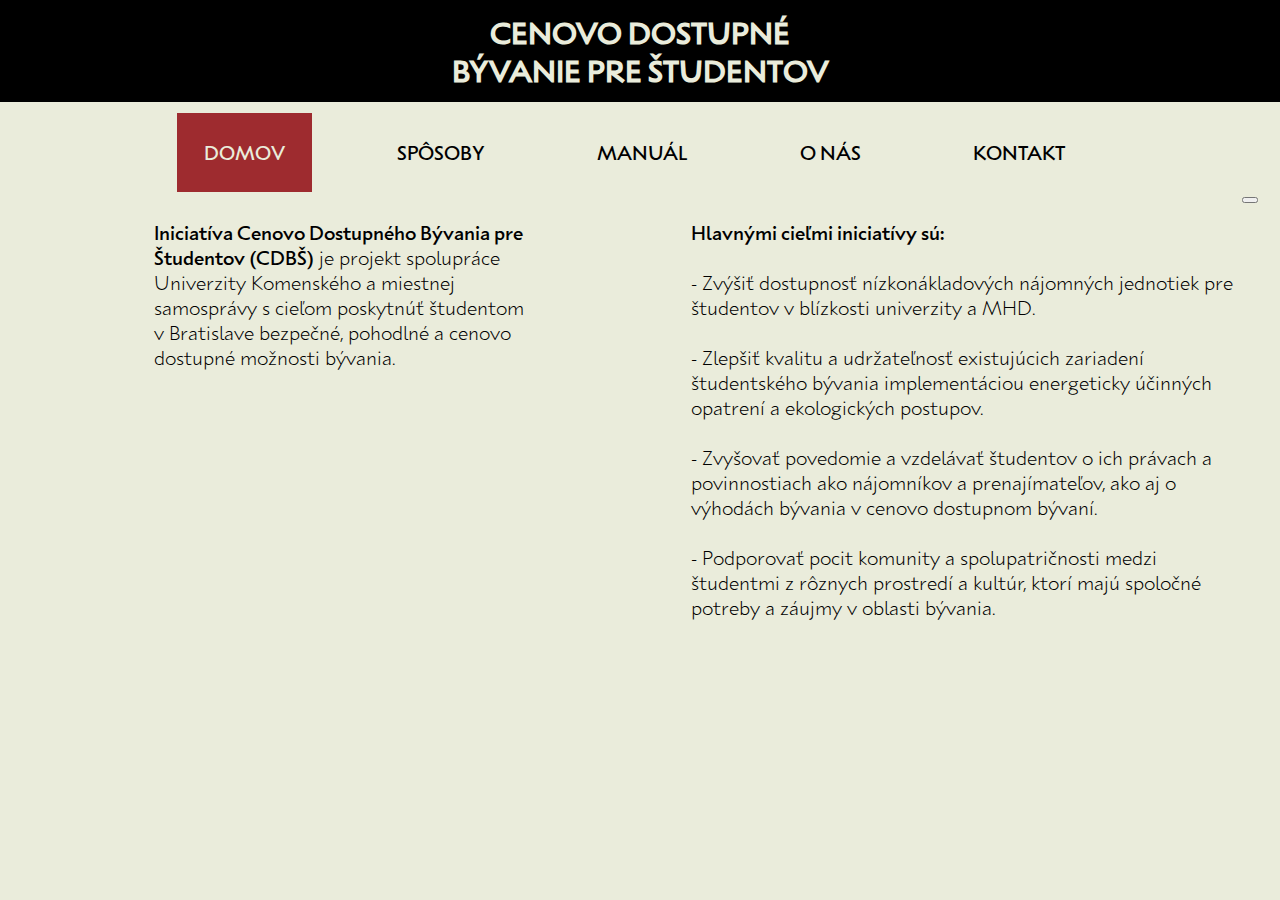
<file: index.html>
<!DOCTYPE html>
<html>
    <head>
        <link rel="stylesheet" href="https://cdnjs.cloudflare.com/ajax/libs/animate.css/4.1.1/animate.min.css">
        <link rel="preconnect" href="https://fonts.googleapis.com"> 
        <link rel="preconnect" href="https://fonts.gstatic.com" crossorigin> 
        <link href="https://fonts.googleapis.com/css2?family=Roboto+Mono:wght@300&display=swap" rel="stylesheet">
        <link rel="stylesheet" href="style.css">
        <link rel="stylesheet" href="https://cdnjs.cloudflare.com/ajax/libs/animate.css/4.1.1/animate.min.css"/>
        <meta charset="UTF-8">
            <title class="animate__animated animate__heartBeat animate__infinite infinite">Patrikove výtvory</title>
        
            <h1 class="anj1">CENOVO DOSTUPNÉ<br>BÝVANIE PRE ŠTUDENTOV</h1>
        
        <div class="navbar">
            <ul>
                <li><a class="active" href="index.html">DOMOV</a></li>
                <li><a href="sposoby.html">SPÔSOBY</a></li>
                <li><a href="manual.html">MANUÁL</a></li>
                <li><a href="onas.html">O NÁS</a></li>
                <li><a href="kontakt.html">KONTAKT</a></li>
              </ul>
        </div>
    </head>
<body>
<div class="">
    <div class="iniciativa"> 
        <p><span class="nazov">Iniciatíva Cenovo Dostupného Bývania pre Študentov (CDBŠ)</span> je projekt spolupráce Univerzity Komenského a miestnej samosprávy s cieľom poskytnúť študentom v Bratislave bezpečné, pohodlné a cenovo dostupné možnosti bývania.</p>
    </div>
<div class="iniciativa2"> 
        <p><span class="nazov">Hlavnými cieľmi iniciatívy sú:</span><br><br>           
- Zvýšiť dostupnosť nízkonákladových nájomných jednotiek pre študentov v blízkosti univerzity a MHD.<br><br>
            
- Zlepšiť kvalitu a udržateľnosť existujúcich zariadení študentského bývania implementáciou energeticky účinných opatrení a ekologických postupov.<br><br>
- Zvyšovať povedomie a vzdelávať študentov o ich právach a povinnostiach ako nájomníkov a prenajímateľov, ako aj o výhodách bývania v cenovo dostupnom bývaní.<br><br>
- Podporovať pocit komunity a spolupatričnosti medzi študentmi z rôznych prostredí a kultúr, ktorí majú spoločné potreby a záujmy v oblasti bývania.</p>
    </div>
    <div>
    <img class="logo" src="UKlogo.png">
    </div>
</div>
    <button>
    </button>
    
    
    
    
    </body>



</html>
</file>
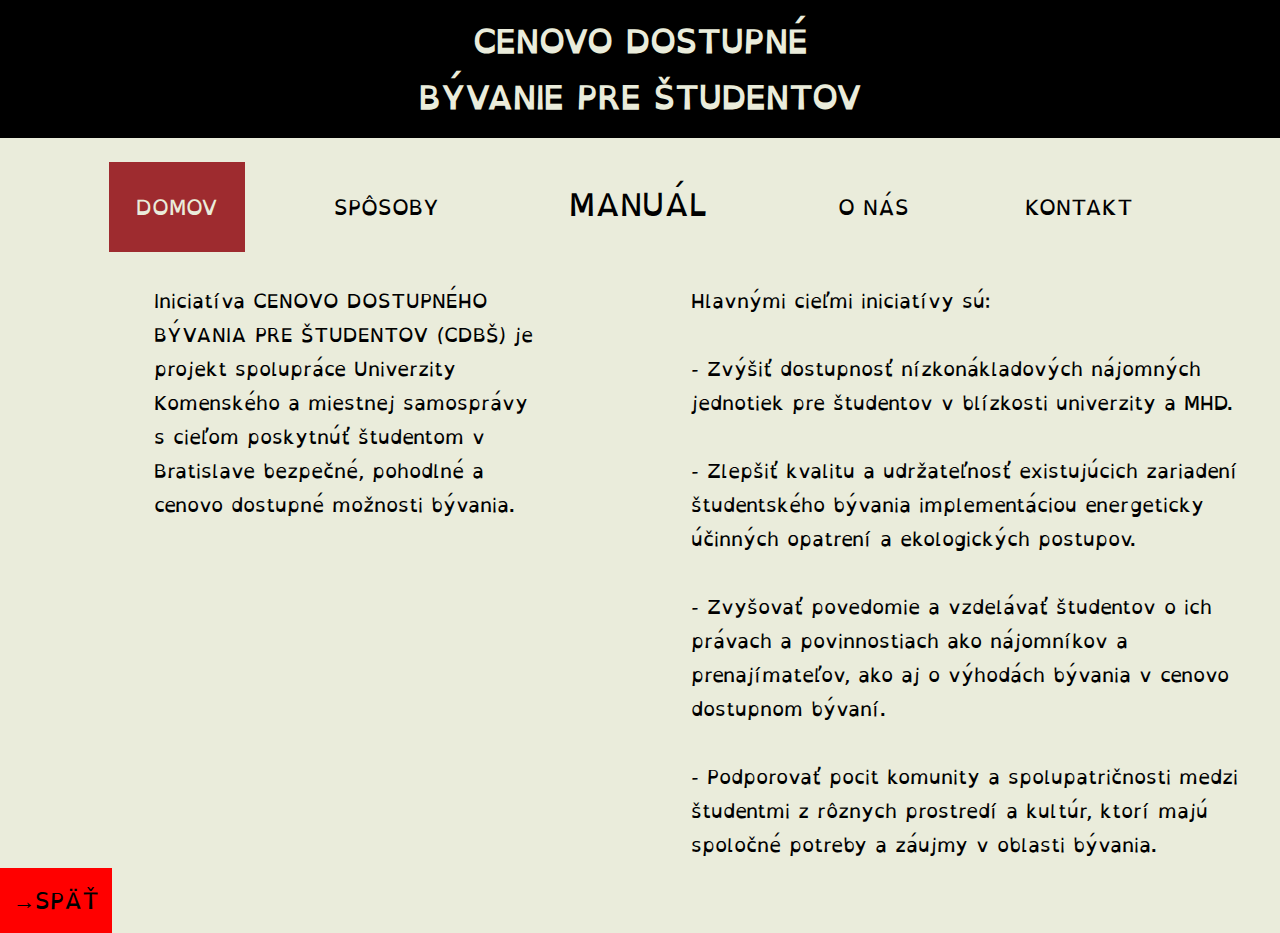
<file: domov2.html>
<!DOCTYPE html>
<html>
    <head>
        <link rel="stylesheet" href="https://cdnjs.cloudflare.com/ajax/libs/animate.css/4.1.1/animate.min.css">
        <link rel="preconnect" href="https://fonts.googleapis.com"> 
        <link rel="preconnect" href="https://fonts.gstatic.com" crossorigin> 
        <link href="https://fonts.googleapis.com/css2?family=Roboto+Mono:wght@300&display=swap" rel="stylesheet">
        <link rel="stylesheet" href="style2.css">
        <link rel="stylesheet" href="https://cdnjs.cloudflare.com/ajax/libs/animate.css/4.1.1/animate.min.css"/>
        <meta charset="UTF-8">
            <title class="animate__animated animate__heartBeat animate__infinite infinite">Patrikove výtvory</title>
            <h1 class="anj1">CENOVO DOSTUPNÉ<br>BÝVANIE PRE ŠTUDENTOV</h1>
        
        <div class="navbar">
            <ul>
                <li><a class="active" href="domov2.html">DOMOV</a></li>
                <li><a href="sposoby2.html">SPÔSOBY</a></li>
                <li><span class="nazov3"><a href="manual2.html">MANUÁL</a></span></li>
                <li><a href="onas2.html">O NÁS</a></li>
                <li><a href="kontakt2.html">KONTAKT</a></li>
              </ul>
        </div>
    </head>
<body>
<div class="">
    <div class="iniciativa"> 
        <p><span class="nazov">Iniciatíva CENOVO  DOSTUPNÉHO BÝVANIA PRE ŠTUDENTOV (CDBŠ)</span> je projekt spolupráce Univerzity Komenského a miestnej samosprávy s cieľom poskytnúť študentom v Bratislave bezpečné, pohodlné a cenovo dostupné možnosti bývania.</p>
    </div>
<div class="iniciativa2"> 
        <p><span class="nazov">Hlavnými cieľmi iniciatívy sú:</span><br><br>           
- Zvýšiť dostupnosť nízkonákladových nájomných jednotiek pre študentov v blízkosti univerzity a MHD.<br><br>
            
- Zlepšiť kvalitu a udržateľnosť existujúcich zariadení študentského bývania implementáciou energeticky účinných opatrení a ekologických postupov.<br><br>
- Zvyšovať povedomie a vzdelávať študentov o ich právach a povinnostiach ako nájomníkov a prenajímateľov, ako aj o výhodách bývania v cenovo dostupnom bývaní.<br><br>
- Podporovať pocit komunity a spolupatričnosti medzi študentmi z rôznych prostredí a kultúr, ktorí majú spoločné potreby a záujmy v oblasti bývania.</p>
    </div>
    <div>
    <img class="logo" src="UKlogo.png">
    </div>
</div>
    
    
    
    
    </body>

<footer>
    <a class="dyslektici" href="index.html">→SPÄŤ</a></footer>

</html>
</file>
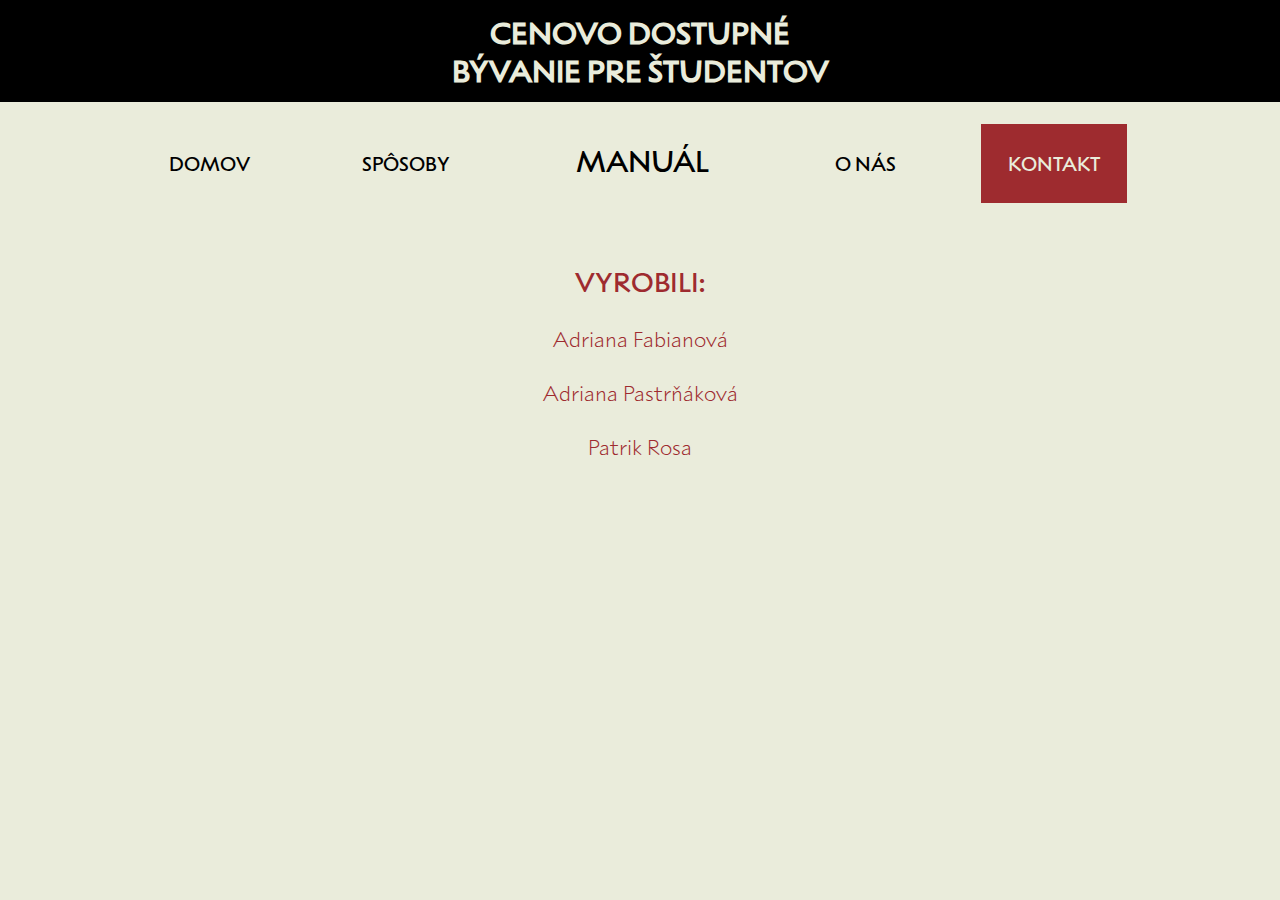
<file: kontakt.html>
<!DOCTYPE html>
<html>
    <head>
        <link rel="stylesheet" href="https://cdnjs.cloudflare.com/ajax/libs/animate.css/4.1.1/animate.min.css">
        <link rel="preconnect" href="https://fonts.googleapis.com"> 
        <link rel="preconnect" href="https://fonts.gstatic.com" crossorigin> 
        <link href="https://fonts.googleapis.com/css2?family=Roboto+Mono:wght@300&display=swap" rel="stylesheet">
        <link rel="stylesheet" href="style.css">
        <link rel="stylesheet" href="https://cdnjs.cloudflare.com/ajax/libs/animate.css/4.1.1/animate.min.css"/>
        <meta charset="UTF-8">
            <title class=>Patrikove výtvory</title>
            <h1 class="anj1">CENOVO DOSTUPNÉ<br>BÝVANIE PRE ŠTUDENTOV</h1>
        <div class="navbar">
            <ul>
                <li><a href="index.html">DOMOV</a></li>
                <li><a href="sposoby.html">SPÔSOBY</a></li>
                <li><span class="nazov3"><a href="manual.html">MANUÁL</a></span></li>
                <li><a href="onas.html">O NÁS</a></li>
                <li><a class="active" href="kontakt.html">KONTAKT</a></li>
              </ul>
        </div>
    </head>
<body>
    <div class="madeby">
    <p><span class="nazov2">VYROBILI:</span><br><br>
    <a class="RICK" href="https://youtu.be/f8mL0_4GeV0">Adriana Fabianová</a><br><br>
    <a class="https://youtu.be/glN0W8WogK8" >Adriana Pastrňáková</a><br><br>
    <a class="RICK" href="https://youtu.be/dQw4w9WgXcQ">Patrik Rosa</a>
        </p>
        </div>
    </body>



</html>
</file>
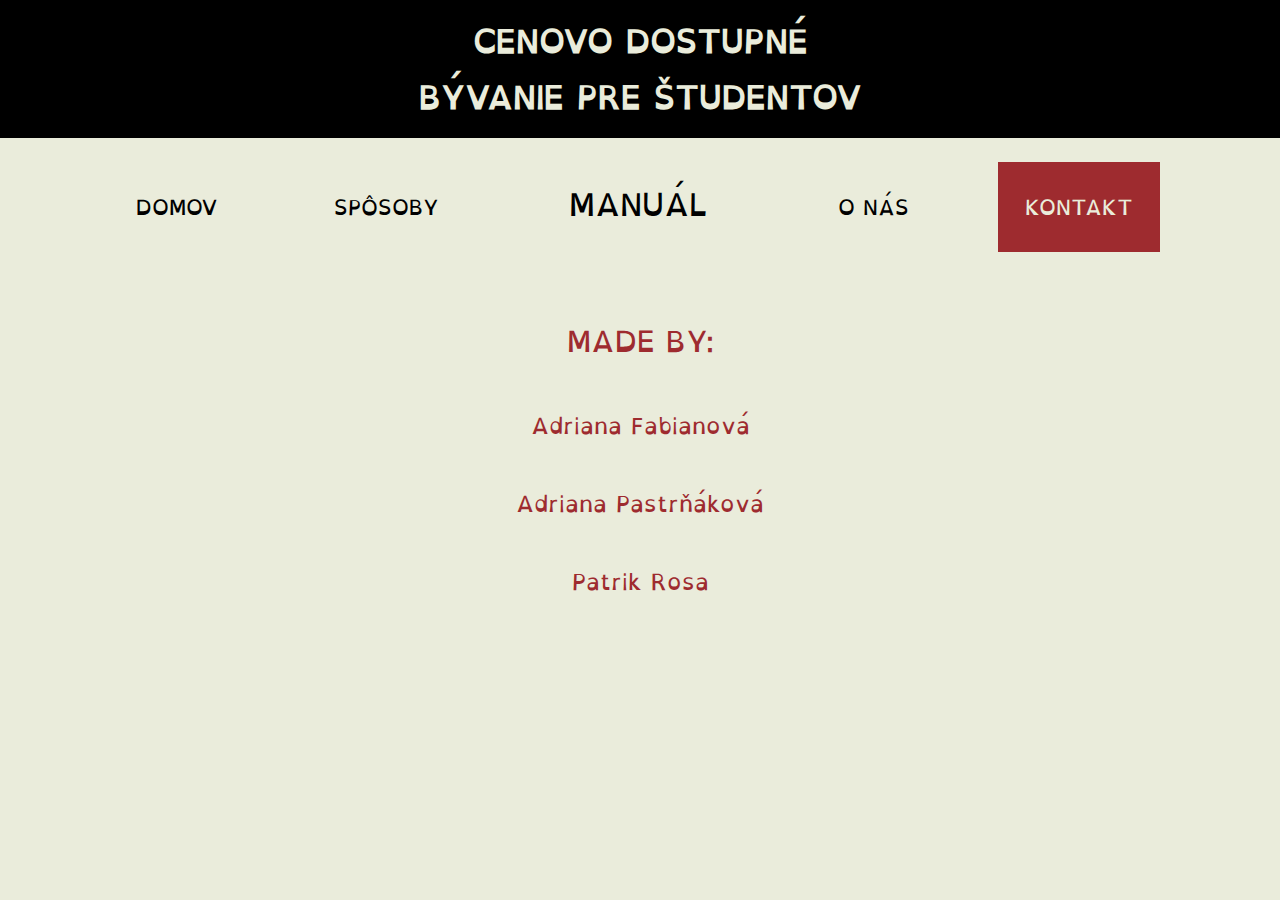
<file: kontakt2.html>
<!DOCTYPE html>
<html>
    <head>
        <link rel="stylesheet" href="https://cdnjs.cloudflare.com/ajax/libs/animate.css/4.1.1/animate.min.css">
        <link rel="preconnect" href="https://fonts.googleapis.com"> 
        <link rel="preconnect" href="https://fonts.gstatic.com" crossorigin> 
        <link href="https://fonts.googleapis.com/css2?family=Roboto+Mono:wght@300&display=swap" rel="stylesheet">
        <link rel="stylesheet" href="style2.css">
        <link rel="stylesheet" href="https://cdnjs.cloudflare.com/ajax/libs/animate.css/4.1.1/animate.min.css"/>
        <meta charset="UTF-8">
            <title class=>Patrikove výtvory</title>
            <h1 class="anj1">CENOVO DOSTUPNÉ<br>BÝVANIE PRE ŠTUDENTOV</h1>
        <div class="navbar">
            <ul>
                <li><a href="domov2.html">DOMOV</a></li>
                <li><a href="sposoby2.html">SPÔSOBY</a></li>
                <li><span class="nazov3"><a href="manual2.html">MANUÁL</a></span></li>
                <li><a href="onas2.html">O NÁS</a></li>
                <li><a class="active" href="kontakt2.html">KONTAKT</a></li>
              </ul>
        </div>
    </head>
<body>
    <div class="madeby">
    <p><span class="nazov2">MADE BY:</span><br><br>
    <span>Adriana Fabianová<br><br>
    Adriana Pastrňáková<br><br>
    Patrik Rosa
        </p>
        </div>
    </body>



</html>
</file>
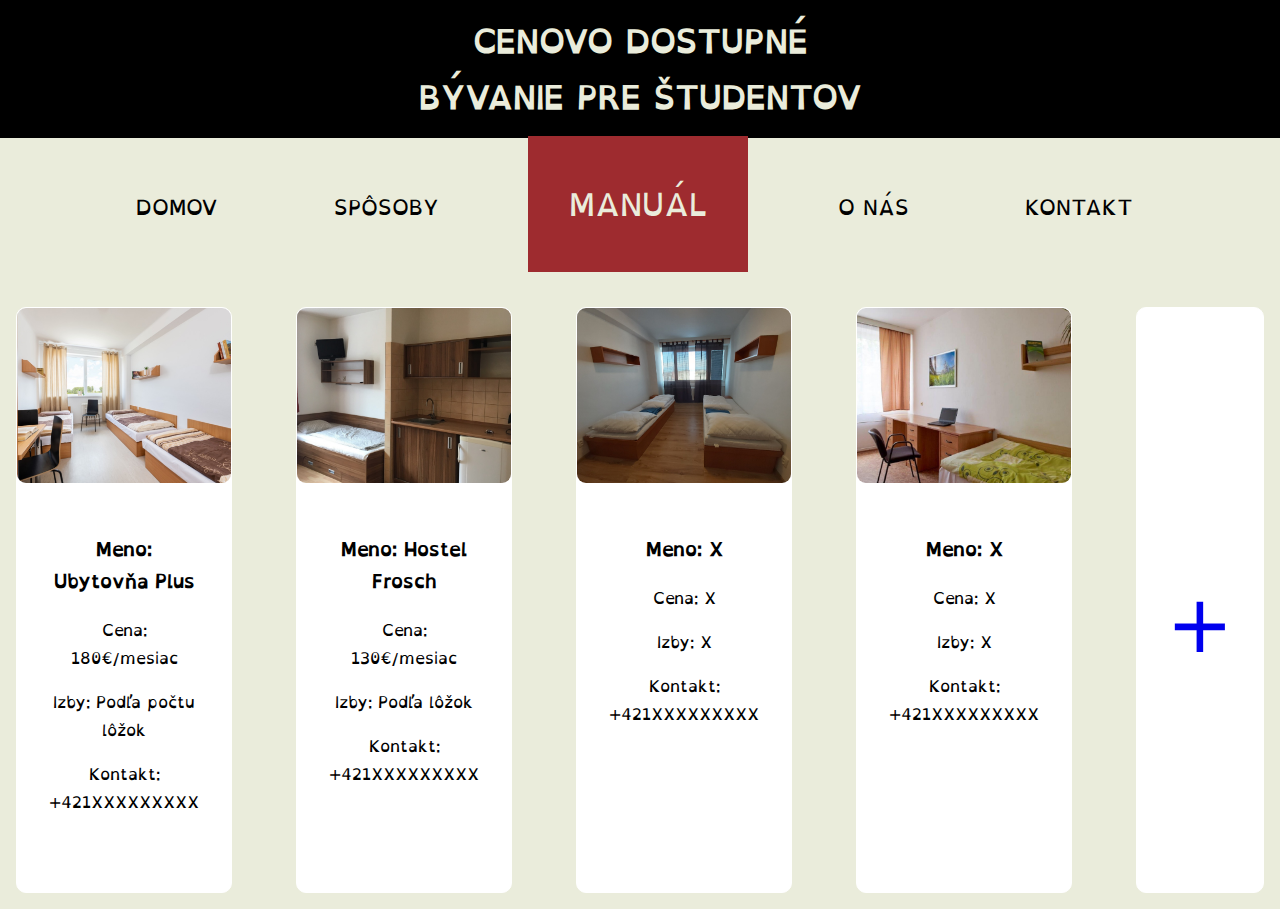
<file: manual2.html>
<!DOCTYPE html>
<html>
    <head>
        <link rel="stylesheet" href="https://cdnjs.cloudflare.com/ajax/libs/animate.css/4.1.1/animate.min.css">
        <link rel="preconnect" href="https://fonts.googleapis.com"> 
        <link rel="preconnect" href="https://fonts.gstatic.com" crossorigin> 
        <link href="https://fonts.googleapis.com/css2?family=Roboto+Mono:wght@300&display=swap" rel="stylesheet">
        <link rel="stylesheet" href="style2.css">
        <link rel="stylesheet" href="https://cdnjs.cloudflare.com/ajax/libs/animate.css/4.1.1/animate.min.css"/>
        <meta charset="UTF-8">
            <title class=>Patrikove výtvory</title>
            <h1 class="anj1">CENOVO DOSTUPNÉ<br>BÝVANIE PRE ŠTUDENTOV</h1>
        <div class="navbar">
            <ul>
                <li><a href="domov2.html">DOMOV</a></li>
                <li><a href="sposoby2.html">SPÔSOBY</a></li>
                <li><a class="active nazov3" href="manual2.html">MANUÁL</a></li>
                <li><a href="onas2.html">O NÁS</a></li>
                <li><a href="kontakt2.html">KONTAKT</a></li>
              </ul>
        </div>
    </head>
<body>
    <section class="apartment-list" role="list">
            <article class="apartment-card" role="listitem">
                <img class="okraje" src="byt1.jpg" alt="Apartment Image">
                <div class="apartment-details">
                    <h3>Meno: Ubytovňa Plus </h3>
                    <p>Cena: 180€/mesiac</p>
                    <p>Izby: Podľa počtu lôžok</p>
                    <p>Kontakt: +421XXXXXXXXX</p>
                    
                </div>
            </article>
        <article class="apartment-card" role="listitem">
                <img class="okraje" src="byt2.jpg" alt="Apartment Image">
                <div class="apartment-details">
                    <h3>Meno: Hostel Frosch</h3>
                    <p>Cena: 130€/mesiac</p>
                    <p>Izby: Podľa lôžok</p>
                    <p>Kontakt: +421XXXXXXXXX</p>
                </div>
            </article>
        <article class="apartment-card" role="listitem">
                <img class="okraje" src="byt5.jpg" alt="Apartment Image">
                <div class="apartment-details">
                    <h3>Meno: X</h3>
                    <p>Cena: X</p>
                    <p>Izby: X</p>
                     <p>Kontakt: +421XXXXXXXXX</p>
                </div>
            </article>
        <article class="apartment-card" role="listitem">
                <img class="okraje" src="byt4.jpg" alt="Apartment Image">
                <div class="apartment-details">
                    <h3>Meno: X</h3>
                    <p>Cena: X</p>
                    <p>Izby: X</p>
                    <p>Kontakt: +421XXXXXXXXX</p>
                </div>
            </article>
        <article class="apartment-card" role="listitem">
                <div class="apartment-details">
                    <br><br><br><br><br><br><br>
                    <p></p>
                    <p></p>
                    <a class="stred" href="domov2.html">+</a>
                    <p></p>
                </div>
            </article>
            <!-- Add more apartment cards here -->
        </section>
    </body>




</html>
</file>
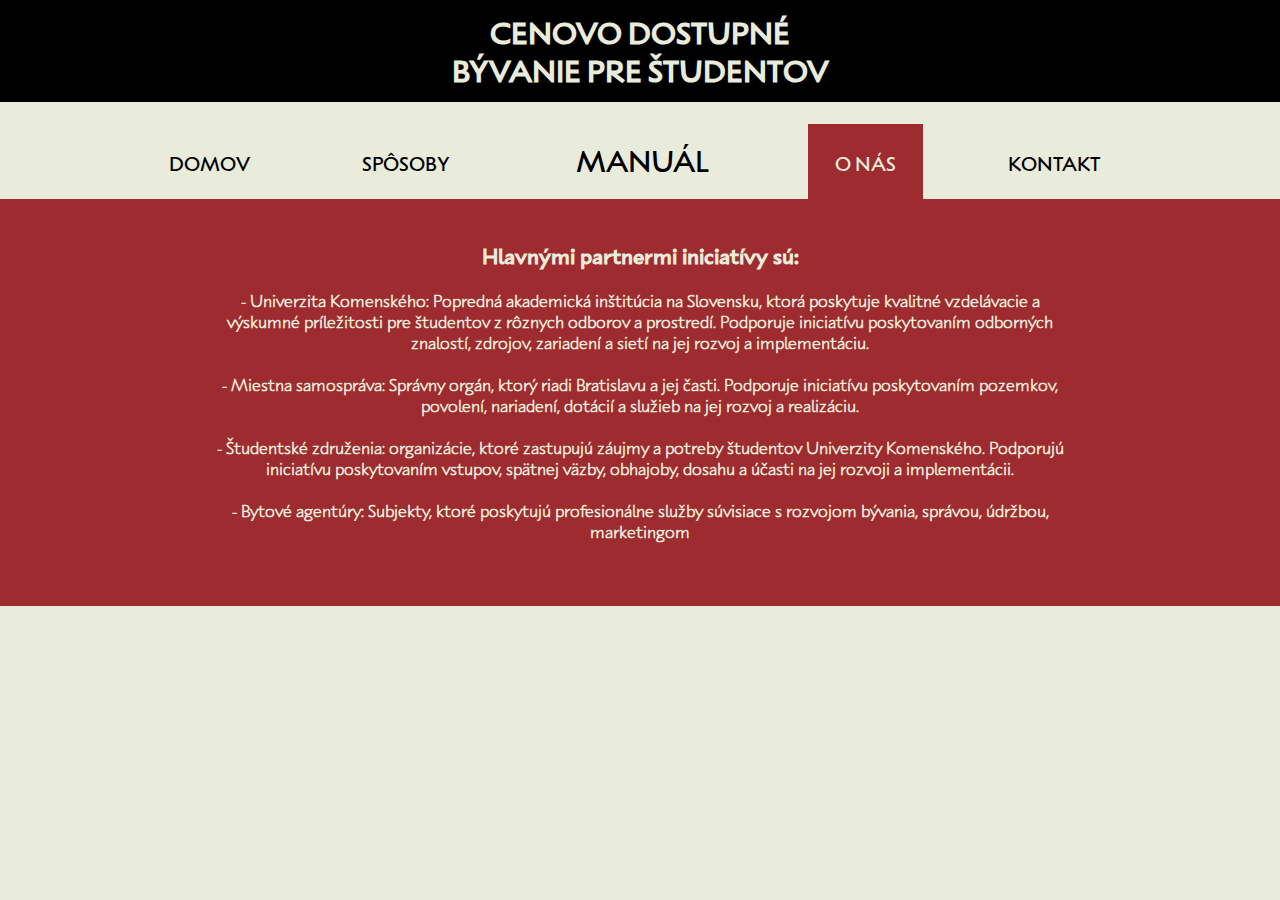
<file: onas.html>
<!DOCTYPE html>
<html>
    <head>
        <link rel="stylesheet" href="https://cdnjs.cloudflare.com/ajax/libs/animate.css/4.1.1/animate.min.css">
        <link rel="preconnect" href="https://fonts.googleapis.com"> 
        <link rel="preconnect" href="https://fonts.gstatic.com" crossorigin> 
        <link href="https://fonts.googleapis.com/css2?family=Roboto+Mono:wght@300&display=swap" rel="stylesheet">
        <link rel="stylesheet" href="style.css">
        <link rel="stylesheet" href="https://cdnjs.cloudflare.com/ajax/libs/animate.css/4.1.1/animate.min.css"/>
        <meta charset="UTF-8">
            <title class=>Patrikove výtvory</title>
            <h1 class="anj1">CENOVO DOSTUPNÉ<br>BÝVANIE PRE ŠTUDENTOV</h1>
        <div class="navbar">
            <ul>
                <li><a href="index.html">DOMOV</a></li>
                <li><a href="sposoby.html">SPÔSOBY</a></li>
                <li><span class="nazov3"><a href="manual.html">MANUÁL</a></span></li>
                <li><a class="active" href="onas.html">O NÁS</a></li>
                <li><a href="kontakt.html">KONTAKT</a></li>
              </ul>
        </div>
    </head>
<body>
    <div class="partneri">
    <p class="zarovnanie"><span class="nazov2">Hlavnými partnermi iniciatívy sú:</span><br><br>

- Univerzita Komenského: Popredná akademická inštitúcia na Slovensku, ktorá poskytuje kvalitné vzdelávacie a výskumné príležitosti pre študentov z rôznych odborov a prostredí. Podporuje iniciatívu poskytovaním odborných znalostí, zdrojov, zariadení a sietí na jej rozvoj a implementáciu.<br><br>
- Miestna samospráva: Správny orgán, ktorý riadi Bratislavu a jej časti. Podporuje iniciatívu poskytovaním pozemkov, povolení, nariadení, dotácií a služieb na jej rozvoj a realizáciu.<br><br>
- Študentské združenia: organizácie, ktoré zastupujú záujmy a potreby študentov Univerzity Komenského. Podporujú iniciatívu poskytovaním vstupov, spätnej väzby, obhajoby, dosahu a účasti na jej rozvoji a implementácii.<br><br>
- Bytové agentúry: Subjekty, ktoré poskytujú profesionálne služby súvisiace s rozvojom bývania, správou, údržbou, marketingom<br><br></p>
        
        </div>
       </body>



</html>
</file>
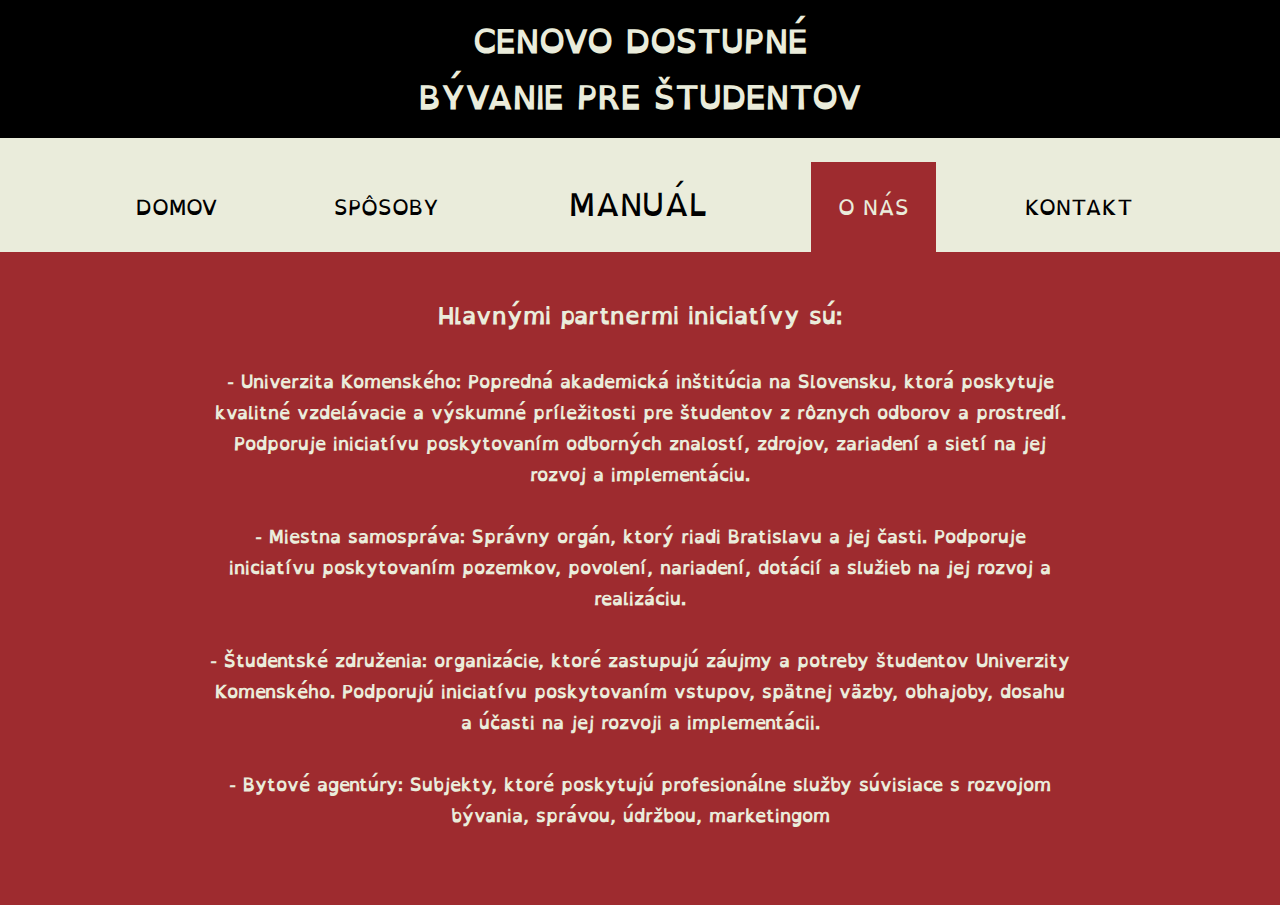
<file: onas2.html>
<!DOCTYPE html>
<html>
    <head>
        <link rel="stylesheet" href="https://cdnjs.cloudflare.com/ajax/libs/animate.css/4.1.1/animate.min.css">
        <link rel="preconnect" href="https://fonts.googleapis.com"> 
        <link rel="preconnect" href="https://fonts.gstatic.com" crossorigin> 
        <link href="https://fonts.googleapis.com/css2?family=Roboto+Mono:wght@300&display=swap" rel="stylesheet">
        <link rel="stylesheet" href="style2.css">
        <link rel="stylesheet" href="https://cdnjs.cloudflare.com/ajax/libs/animate.css/4.1.1/animate.min.css"/>
        <meta charset="UTF-8">
            <title class=>Patrikove výtvory</title>
            <h1 class="anj1">CENOVO DOSTUPNÉ<br>BÝVANIE PRE ŠTUDENTOV</h1>
        <div class="navbar">
            <ul>
                <li><a href="domov2.html">DOMOV</a></li>
                <li><a href="sposoby2.html">SPÔSOBY</a></li>
                <li><span class="nazov3"><a href="manual2.html">MANUÁL</a></span></li>
                <li><a class="active" href="onas2.html">O NÁS</a></li>
                <li><a href="kontakt2.html">KONTAKT</a></li>
              </ul>
        </div>
    </head>
<body>
    <div class="partneri">
    <p class="zarovnanie"><span class="nazov2">Hlavnými partnermi iniciatívy sú:</span><br><br>

- Univerzita Komenského: Popredná akademická inštitúcia na Slovensku, ktorá poskytuje kvalitné vzdelávacie a výskumné príležitosti pre študentov z rôznych odborov a prostredí. Podporuje iniciatívu poskytovaním odborných znalostí, zdrojov, zariadení a sietí na jej rozvoj a implementáciu.<br><br>
- Miestna samospráva: Správny orgán, ktorý riadi Bratislavu a jej časti. Podporuje iniciatívu poskytovaním pozemkov, povolení, nariadení, dotácií a služieb na jej rozvoj a realizáciu.<br><br>
- Študentské združenia: organizácie, ktoré zastupujú záujmy a potreby študentov Univerzity Komenského. Podporujú iniciatívu poskytovaním vstupov, spätnej väzby, obhajoby, dosahu a účasti na jej rozvoji a implementácii.<br><br>
- Bytové agentúry: Subjekty, ktoré poskytujú profesionálne služby súvisiace s rozvojom bývania, správou, údržbou, marketingom<br><br></p>
        
        </div>
       </body>



</html>
</file>
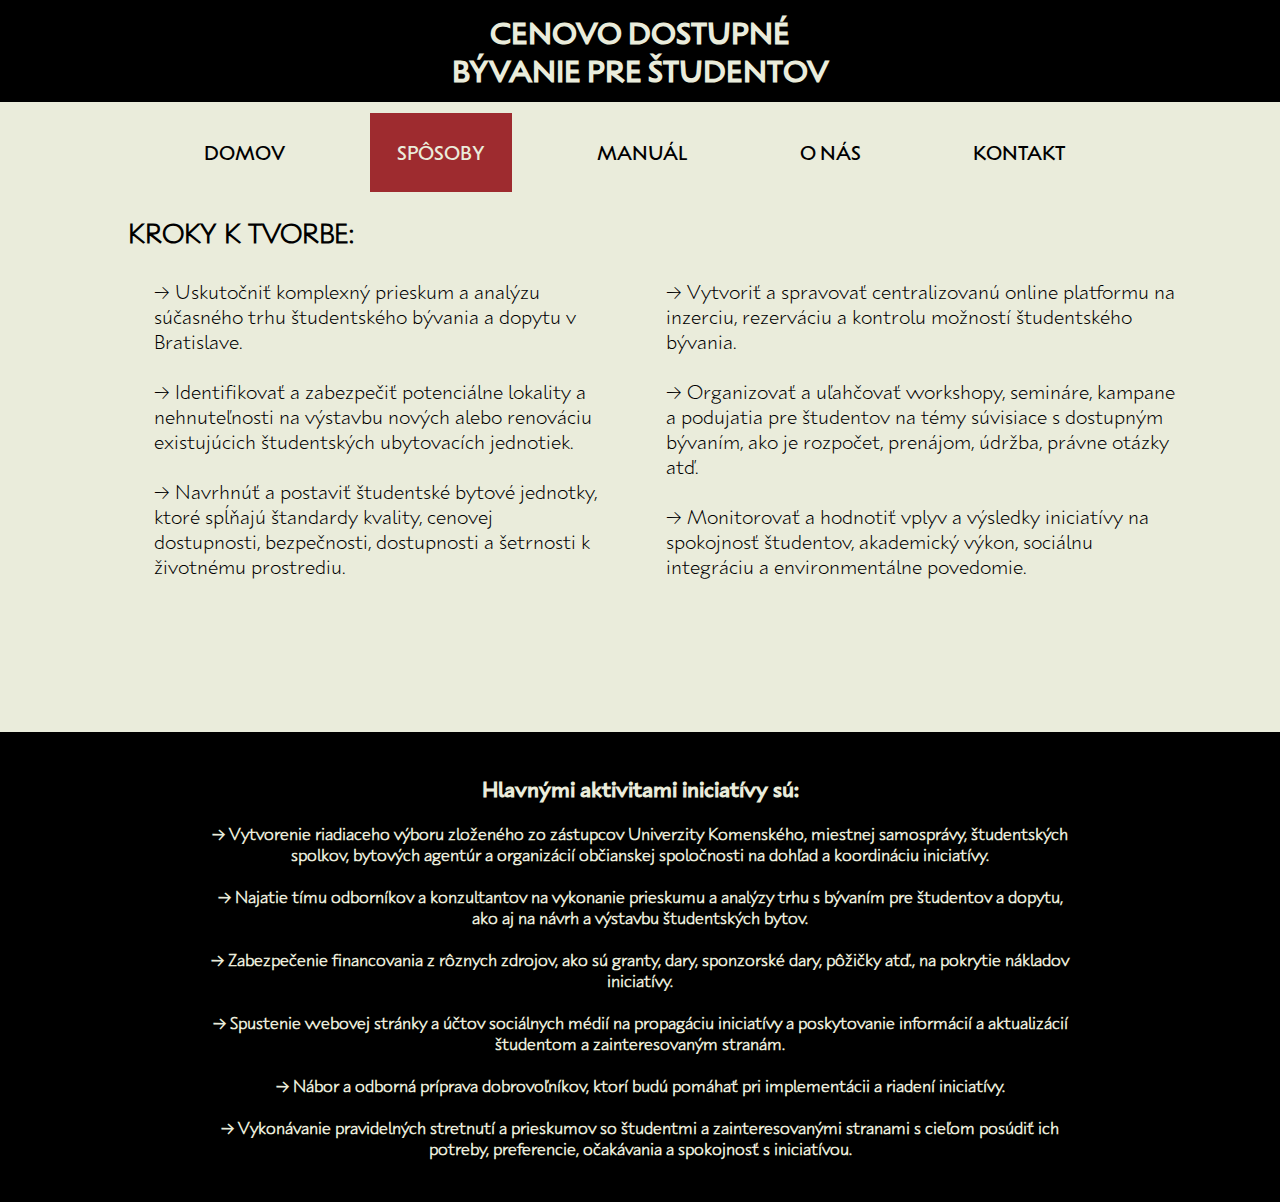
<file: sposoby.html>
<!DOCTYPE html>
<html>
    <head>
        <link rel="stylesheet" href="https://cdnjs.cloudflare.com/ajax/libs/animate.css/4.1.1/animate.min.css">
        <link rel="preconnect" href="https://fonts.googleapis.com"> 
        <link rel="preconnect" href="https://fonts.gstatic.com" crossorigin> 
        <link href="https://fonts.googleapis.com/css2?family=Roboto+Mono:wght@300&display=swap" rel="stylesheet">
        <link rel="stylesheet" href="style.css">
        <link rel="stylesheet" href="https://cdnjs.cloudflare.com/ajax/libs/animate.css/4.1.1/animate.min.css"/>
        <meta charset="UTF-8">
            <title class=>Patrikove výtvory</title>
            <h1 class="anj1">CENOVO DOSTUPNÉ<br>BÝVANIE PRE ŠTUDENTOV</h1>
        <div class="navbar">
            <ul>
                <li><a href="index.html">DOMOV</a></li>
                <li><a class="active" href="sposoby.html">SPÔSOBY</a></li>
                <li><a href="manual.html">MANUÁL</a></li>
                <li><a href="onas.html">O NÁS</a></li>
                <li><a href="kontakt.html">KONTAKT</a></li>
              </ul>
        </div>
    </head>
<body>
<p class="aktivity">KROKY K TVORBE:</p>
    <p class="kroky2">→ Vytvoriť a spravovať centralizovanú online platformu na inzerciu, rezerváciu a kontrolu možností študentského bývania.<br><br>
→ Organizovať a uľahčovať workshopy, semináre, kampane a podujatia pre študentov na témy súvisiace s dostupným bývaním, ako je rozpočet, prenájom, údržba, právne otázky atď.<br><br>
→ Monitorovať a hodnotiť vplyv a výsledky iniciatívy na spokojnosť študentov, akademický výkon, sociálnu integráciu a environmentálne povedomie.<br><br></p>
    <p class="kroky">→ Uskutočniť komplexný prieskum a analýzu súčasného trhu študentského bývania a dopytu v Bratislave.<br><br>
→ Identifikovať a zabezpečiť potenciálne lokality a nehnuteľnosti na výstavbu nových alebo renováciu existujúcich študentských ubytovacích jednotiek.<br><br>
→ Navrhnúť a postaviť študentské bytové jednotky, ktoré spĺňajú štandardy kvality, cenovej dostupnosti, bezpečnosti, dostupnosti a šetrnosti k životnému prostrediu.<br><br>
</p>
    <div class="kroky3 animate__animated animate__bounceInUp">
     <p class="zarovnanie"><span class="nazov2">Hlavnými aktivitami iniciatívy sú:</span><br><br>
→ Vytvorenie riadiaceho výboru zloženého zo zástupcov Univerzity Komenského, miestnej samosprávy, študentských spolkov, bytových agentúr a organizácií občianskej spoločnosti na dohľad a koordináciu iniciatívy.<br><br>
→ Najatie tímu odborníkov a konzultantov na vykonanie prieskumu a analýzy trhu s bývaním pre študentov a dopytu, ako aj na návrh a výstavbu študentských bytov.<br><br>
→ Zabezpečenie financovania z rôznych zdrojov, ako sú granty, dary, sponzorské dary, pôžičky atď., na pokrytie nákladov iniciatívy.<br><br>
→ Spustenie webovej stránky a účtov sociálnych médií na propagáciu iniciatívy a poskytovanie informácií a aktualizácií študentom a zainteresovaným stranám.<br><br>
→ Nábor a odborná príprava dobrovoľníkov, ktorí budú pomáhať pri implementácii a riadení iniciatívy.<br><br>
→ Vykonávanie pravidelných stretnutí a prieskumov so študentmi a zainteresovanými stranami s cieľom posúdiť ich potreby, preferencie, očakávania a spokojnosť s iniciatívou.</p>
        </div>
        
    
    </body>



</html>
</file>
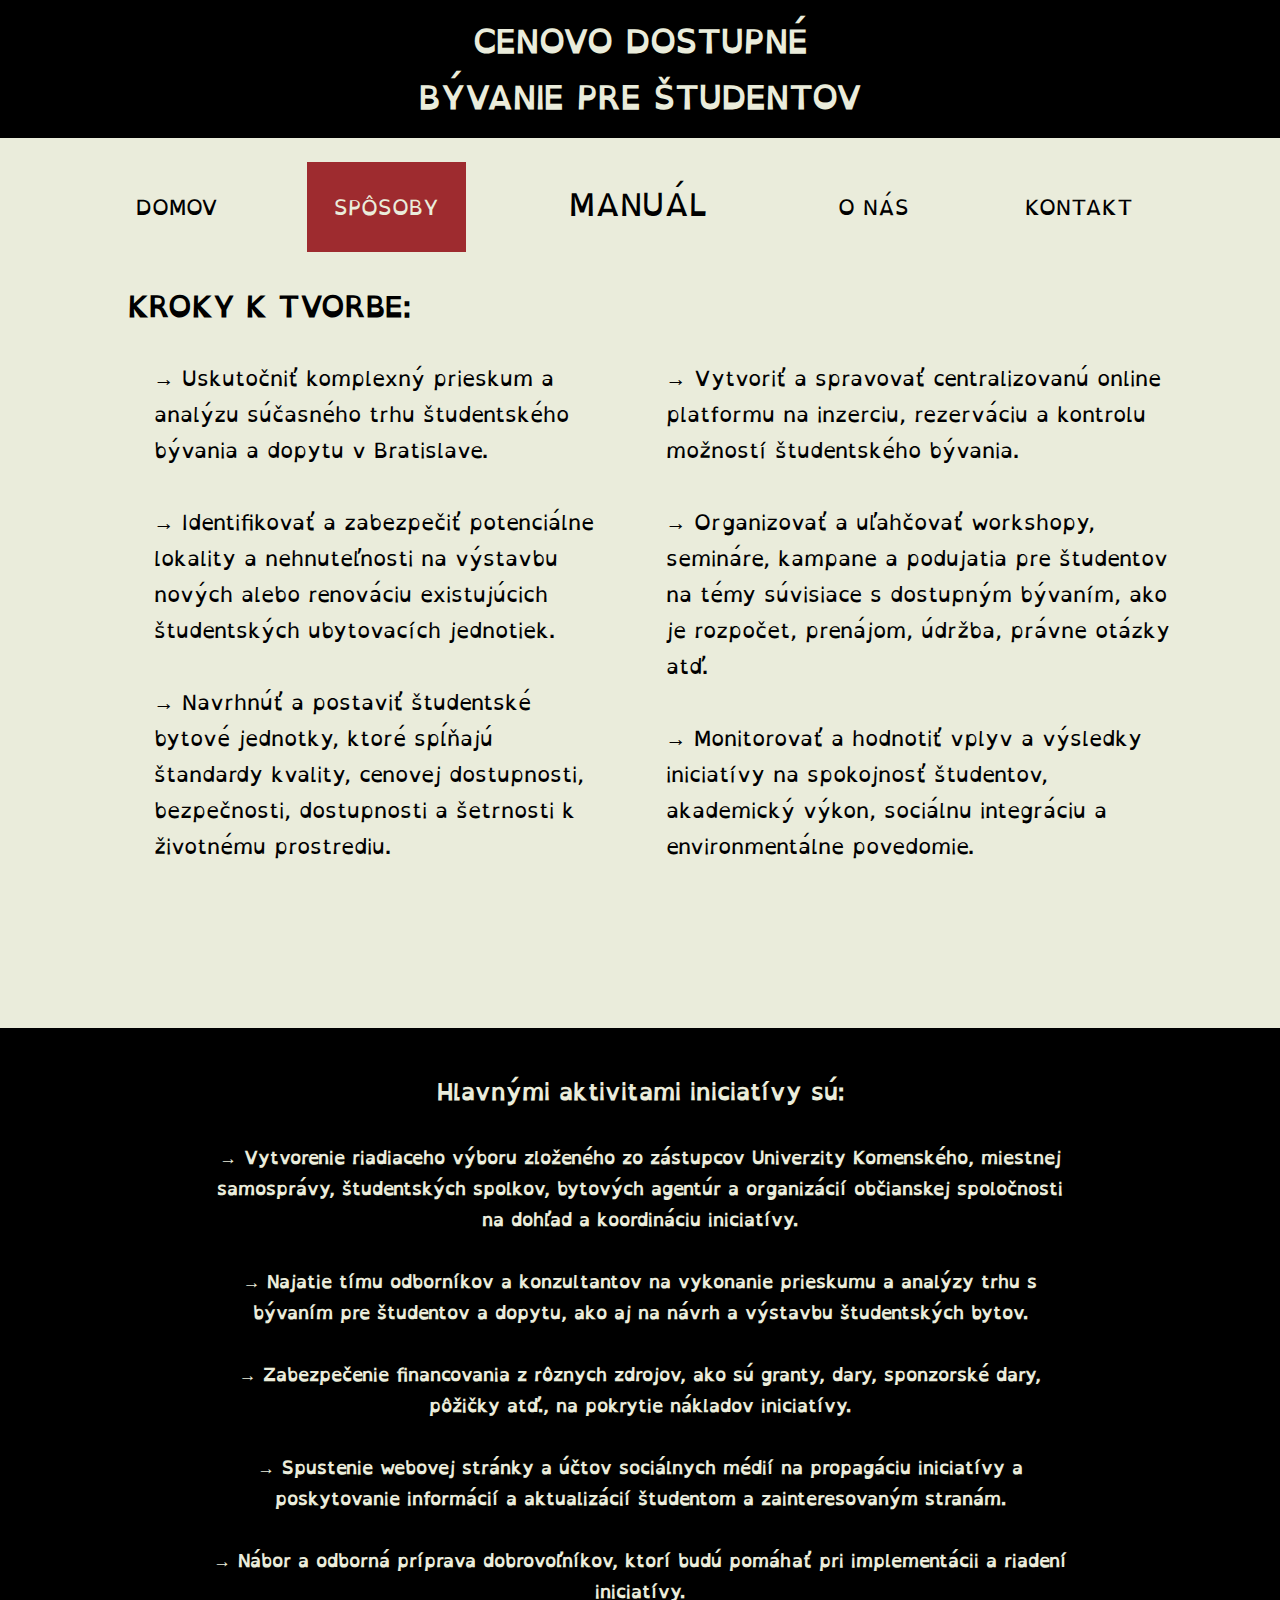
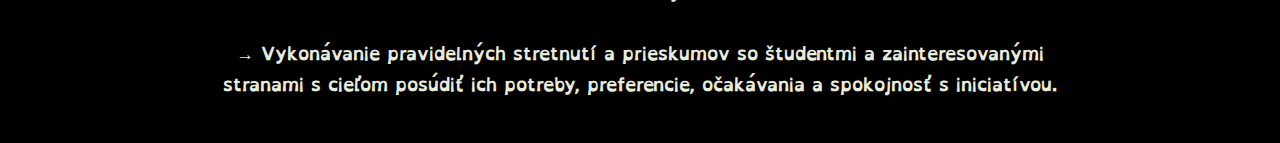
<file: sposoby2.html>
<!DOCTYPE html>
<html>
    <head>
        <link rel="stylesheet" href="https://cdnjs.cloudflare.com/ajax/libs/animate.css/4.1.1/animate.min.css">
        <link rel="preconnect" href="https://fonts.googleapis.com"> 
        <link rel="preconnect" href="https://fonts.gstatic.com" crossorigin> 
        <link href="https://fonts.googleapis.com/css2?family=Roboto+Mono:wght@300&display=swap" rel="stylesheet">
        <link rel="stylesheet" href="style2.css">
        <link rel="stylesheet" href="https://cdnjs.cloudflare.com/ajax/libs/animate.css/4.1.1/animate.min.css"/>
        <meta charset="UTF-8">
            <title class=>Patrikove výtvory</title>
            <h1 class="anj1">CENOVO DOSTUPNÉ<br>BÝVANIE PRE ŠTUDENTOV</h1>
        <div class="navbar">
            <ul>
                <li><a href="domov2.html">DOMOV</a></li>
                <li><a class="active" href="sposoby2.html">SPÔSOBY</a></li>
                <li><span class="nazov3"><a href="manual2.html">MANUÁL</a></span></li>
                <li><a href="onas2.html">O NÁS</a></li>
                <li><a href="kontakt2.html">KONTAKT</a></li>
              </ul>
        </div>
    </head>
<body>
<p class="aktivity">KROKY K TVORBE:</p>
    <p class="kroky2">→ Vytvoriť a spravovať centralizovanú online platformu na inzerciu, rezerváciu a kontrolu možností študentského bývania.<br><br>
→ Organizovať a uľahčovať workshopy, semináre, kampane a podujatia pre študentov na témy súvisiace s dostupným bývaním, ako je rozpočet, prenájom, údržba, právne otázky atď.<br><br>
→ Monitorovať a hodnotiť vplyv a výsledky iniciatívy na spokojnosť študentov, akademický výkon, sociálnu integráciu a environmentálne povedomie.<br><br></p>
    <p class="kroky">→ Uskutočniť komplexný prieskum a analýzu súčasného trhu študentského bývania a dopytu v Bratislave.<br><br>
→ Identifikovať a zabezpečiť potenciálne lokality a nehnuteľnosti na výstavbu nových alebo renováciu existujúcich študentských ubytovacích jednotiek.<br><br>
→ Navrhnúť a postaviť študentské bytové jednotky, ktoré spĺňajú štandardy kvality, cenovej dostupnosti, bezpečnosti, dostupnosti a šetrnosti k životnému prostrediu.<br><br>
</p>
    <div class="kroky3 animate__animated animate__bounceInUp">
     <p class="zarovnanie"><span class="nazov2">Hlavnými aktivitami iniciatívy sú:</span><br><br>
→ Vytvorenie riadiaceho výboru zloženého zo zástupcov Univerzity Komenského, miestnej samosprávy, študentských spolkov, bytových agentúr a organizácií občianskej spoločnosti na dohľad a koordináciu iniciatívy.<br><br>
→ Najatie tímu odborníkov a konzultantov na vykonanie prieskumu a analýzy trhu s bývaním pre študentov a dopytu, ako aj na návrh a výstavbu študentských bytov.<br><br>
→ Zabezpečenie financovania z rôznych zdrojov, ako sú granty, dary, sponzorské dary, pôžičky atď., na pokrytie nákladov iniciatívy.<br><br>
→ Spustenie webovej stránky a účtov sociálnych médií na propagáciu iniciatívy a poskytovanie informácií a aktualizácií študentom a zainteresovaným stranám.<br><br>
→ Nábor a odborná príprava dobrovoľníkov, ktorí budú pomáhať pri implementácii a riadení iniciatívy.<br><br>
→ Vykonávanie pravidelných stretnutí a prieskumov so študentmi a zainteresovanými stranami s cieľom posúdiť ich potreby, preferencie, očakávania a spokojnosť s iniciatívou.</p>
        </div>
        
    
    </body>



</html>
</file>
<file: style.css>
body {
    background-color: #eaecdb;
     overflow-y: scroll;
     margin: 0;
     }
@media screen and (min-width: 1281px) and (max-width: 1920px) {
    .navbar {
        font-family:'UKSans-Medium';
        list-style-type: none;
        display: flex;
        justify-content: center;
        font-size: 1.3em;
        margin-top: -2%;
    }
}

@media screen and (min-width: 721px) and (max-width: 1280px) {
    .logo {
        display: none;
    }
        .navbar {
        font-family:'Roboto Mono', monospace;
        list-style-type: none;
        display: flex;
        font-size: 1.3em;
        margin-top: -2%;
    }
    }

@font-face { font-family: OpenDyslexic-Regular; src: url('OpenDyslexic-Regular.otf'); }
@font-face { font-family: UKSans-Medium; src: url('UKSans-Medium.otf'); }
@font-face { font-family: UKSans-Light; src: url('UKSans-Light.otf'); }
.anj1 {
    font-family:'UKSans-Medium';
    text-align: center;
    font-weight: bolder;
    background-color: black;
    color: #eaecdb;
    padding: 1%;
    margin-top: 0;
    margin-bottom: 2.4%;
     }

    .navbar {
        font-family:'UKSans-Medium';
        list-style-type: none;
        display: flex;
        justify-content: center;
        font-size: 1.3em;
        margin-top: -1%;
        margin-right: 4%;   
    }

    .navbar li {
        display: inline;
        padding: 1.3em;
        margin: 0;
    }
    .navbar a {
        text-decoration: none;
        color: black;
        padding: 1.3em; 
    }

    .navbar a:hover {
        background-color: #9e2b2f;
        color: #eaecdb;
        padding: 1.3em;
    }
    

.iniciativa {
    font-family:'UKSans-Light';
    float: left;
    width: 30%;
    margin-left: 12%;
    margin-top: 1%;
    font-size: 1.3em;
}

.iniciativa2 {
    font-family:'UKSans-Light';
    float: left;
    width: 43%;
    margin-left: 12%;
    margin-top: 1%;
    font-size: 1.3em;
    }
    
.nazov {
    font-family:'UKSans-Medium';
}

.nazov2 {
    font-size: 1.3em;
    font-family: 'UKSans-Medium', monospace;
}

.nazov3 {
    font-size: 1.5em;
}
.logo {
    width: 23%;
    height: 42%;
    position: absolute;
    margin-top: 13%;
    margin-left: -84%;
}


.aktivity {
    color: black;
    font-family:'UKSans-Light', monospace;
    font-size: 1.8em;
    font-weight: bolder;
    margin-left: 10%
}

.kroky {
    font-family:'UKSans-Light', monospace;
    font-size: 1.3em;
    width: 35%;
    margin-left: 12%
}

.kroky2 {
    position: absolute;
    font-family:'UKSans-Light', monospace;
    font-size: 1.3em;
    width: 40%;
    margin-left: 52%;
    margin-top: 0%;
}

.kroky3 {
    font-family:'UKSans-Light', monospace;
    font-size: 1.1em;
    font-weight: bolder;
    background-color: black;
    color: #eaecdb;
    margin-top: 10%;
    text-align: center;
    padding: 2%;
}



.btn {
    font-size: 1.3em;
    margin-left: 50%;
    margin-top: 10%;
    padding: 1em;
    border-color: black;
    text-decoration: none;
    color: #9e2b2f;
}


.btn:hover {
    background-color: #9e2b2f;
    color: #eaecdb;
    cursor: pointer;
}


html {
    scroll-behavior: smooth;
}

.Dyslexic {
  position: fixed;
  top: 100px;
  left: 10px;
}

.navbar li a.active {
  background-color: #9e2b2f;
  color: #eaecdb;
}

.zarovnanie {
    margin-left: 15%;
    margin-right: 15%;
}


.apartment-list {
    display: flex;
    flex-wrap: nowrap;
    overflow-x: auto;
    padding: 1rem;
    font-family: 'UKSans-Light';
    grid-gap: 4rem;
    margin-top: 3%;
}

.apartment-card {
    background-color: white;
    border: 1px solid white;
    border-radius: 10px;
    display: flex;
    flex-direction: column;
    width: 15rem;
    text-align: center;
    text-decoration: none;
}

.apartment-card:hover {
    background-color: #9e2b2f;
    color: #eaecdb;
}

.apartment-card img {
    width: 100%;
    height: 30%;
    object-fit: cover;
}

.apartment-details {
    padding: 2rem;
    flex: 1;
    font-family: 'UKSans-Medium';
}

::-webkit-scrollbar {
    width: 25px;
    height: 25px;
    background-color: #F4F4F4;
    border: 3px solid #333;
}

::-webkit-scrollbar-thumb {
    background-color: #9e2b2f;
    border-radius: 10px;
    border: 3px solid #333;
}

.partneri {
        font-family:'UKSans-Light', monospace;
    font-size: 1.1em;
    font-weight: bolder;
    background-color: #9e2b2f;
    color: #eaecdb;
    text-align: center;
    padding: 2%;
}

.madeby {
    font-size: 1.4em;
    font-family:'UKSans-Light', monospace;
    color: #9e2b2f;
    text-align: center;
    margin-top: 5%;
    
}

.okraje {
    border-radius: 9px;
}

.stred {
    text-decoration: none;
    font-size: 5em;
}

.stred:hover {
    text-decoration: none;
    color: #eaecdb;

}

.dyslektici {
    font-family: OpenDyslexic-Regular;
    font-size: 1.4em;
    text-decoration: none;
    color: #eaecdb;
    background-color: red;
    padding: 1%;
}

.dyslektici:hover{
    background-color: black;
    color: white;
    
}

.RICK {
    text-decoration: none;
    color: #9e2b2f;
}
</file>
<file: style2.css>
body {
    background-color: #eaecdb;
     overflow-y: scroll;
     margin: 0;
     }
@media screen and (min-width: 1281px) and (max-width: 1920px) {
    .navbar {
        font-family: OpenDyslexic-Regular;
        list-style-type: none;
        display: flex;
        justify-content: center;
        font-size: 1.3em;
        margin-top: -2%;
    }
}

@media screen and (min-width: 721px) and (max-width: 1280px) {
    .logo {
        display: none;
    }
        .navbar {
        font-family: OpenDyslexic-Regular;
        list-style-type: none;
        display: flex;
        font-size: 1.3em;
        margin-top: -2%;
    }
    }

@font-face { font-family: OpenDyslexic-Regular; src: url('OpenDyslexic-Regular.otf'); }
@font-face { font-family: UKSans-Medium; src: url('UKSans-Medium.otf'); }
@font-face { font-family: UKSans-Light; src: url('UKSans-Light.otf'); }
.anj1 {
    font-family: OpenDyslexic-Regular;
    text-align: center;
    font-weight: bolder;
    background-color: black;
    color: #eaecdb;
    padding: 1%;
    margin-top: 0;
    margin-bottom: 2.4%;
     }

    .navbar {
        font-family: OpenDyslexic-Regular;
        list-style-type: none;
        display: flex;
        justify-content: center;
        font-size: 1.3em;
        margin-top: -1%;
        margin-right: 4%;   
    }

    .navbar li {
        display: inline;
        padding: 1.3em;
        margin: 0;
    }
    .navbar a {
        text-decoration: none;
        color: black;
        padding: 1.3em; 
    }

    .navbar a:hover {
        background-color: #9e2b2f;
        color: #eaecdb;
        padding: 1.3em;
    }
    

.iniciativa {
    font-family: OpenDyslexic-Regular;
    float: left;
    width: 30%;
    margin-left: 12%;
    margin-top: 1%;
    font-size: 1.2em;
}

.iniciativa2 {
    font-family: OpenDyslexic-Regular;
    float: left;
    width: 43%;
    margin-left: 12%;
    margin-top: 1%;
    font-size: 1.2em;
    }
    
.nazov {
    font-family: OpenDyslexic-Regular;
}

.nazov2 {
    font-size: 1.3em;
    font-family: OpenDyslexic-Regular;
}

.nazov3 {
    font-size: 1.5em;
}
.logo {
    width: 23%;
    height: 42%;
    position: absolute;
    margin-top: 18%;
    margin-left: -84%;
}


.aktivity {
    color: black;
    font-family: OpenDyslexic-Regular;
    font-size: 1.8em;
    font-weight: bolder;
    margin-left: 10%
}

.kroky {
    font-family: OpenDyslexic-Regular;
    font-size: 1.3em;
    width: 35%;
    margin-left: 12%
}

.kroky2 {
    position: absolute;
    font-family: OpenDyslexic-Regular;
    font-size: 1.3em;
    width: 40%;
    margin-left: 52%;
    margin-top: 0%;
}

.kroky3 {
    font-family: OpenDyslexic-Regular;
    font-size: 1.1em;
    font-weight: bolder;
    background-color: black;
    color: #eaecdb;
    margin-top: 10%;
    text-align: center;
    padding: 2%;
}



.btn {
    font-size: 1.3em;
    margin-left: 50%;
    margin-top: 10%;
    padding: 1em;
    border-color: black;
    text-decoration: none;
    color: #9e2b2f;
}


.btn:hover {
    background-color: #9e2b2f;
    color: #eaecdb;
    cursor: pointer;
}


html {
    scroll-behavior: smooth;
}

.Dyslexic {
  position: fixed;
  top: 100px;
  left: 10px;
}

.navbar li a.active {
  background-color: #9e2b2f;
  color: #eaecdb;
}

.zarovnanie {
    margin-left: 15%;
    margin-right: 15%;
}


.apartment-list {
    display: flex;
    flex-wrap: nowrap;
    overflow-x: auto;
    padding: 1rem;
    font-family: OpenDyslexic-Regular;
    grid-gap: 4rem;
    margin-top: 3%;
}

.apartment-card {
    background-color: white;
    border: 1px solid white;
    border-radius: 10px;
    display: flex;
    flex-direction: column;
    width: 15rem;
    text-align: center;
    text-decoration: none;
}

.apartment-card:hover {
    background-color: #9e2b2f;
    color: #eaecdb;
}

.apartment-card img {
    width: 100%;
    height: 30%;
    object-fit: cover;
}

.apartment-details {
    padding: 2rem;
    flex: 1;
    font-family: OpenDyslexic-Regular;
}

::-webkit-scrollbar {
    width: 25px;
    height: 25px;
    background-color: #F4F4F4;
    border: 3px solid #333;
}

::-webkit-scrollbar-thumb {
    background-color: #9e2b2f;
    border-radius: 10px;
    border: 3px solid #333;
}

.partneri {
        font-family: OpenDyslexic-Regular;
    font-size: 1.1em;
    font-weight: bolder;
    background-color: #9e2b2f;
    color: #eaecdb;
    text-align: center;
    padding: 2%;
}

.madeby {
    font-size: 1.4em;
    font-family: OpenDyslexic-Regular;
    color: #9e2b2f;
    text-align: center;
    margin-top: 5%;
    
}

.okraje {
    border-radius: 9px;
}

.stred {
    text-decoration: none;
    font-size: 5em;
}

.stred:hover {
    text-decoration: none;
    color: #eaecdb;

}

.dyslektici {
    font-family: OpenDyslexic-Regular;
    font-size: 1.4em;
    text-decoration: none;
    color: black;
    background-color: red;
    padding: 1%;
}

.dyslektici:hover{
    background-color: black;
    color: white;
    
}
</file>
